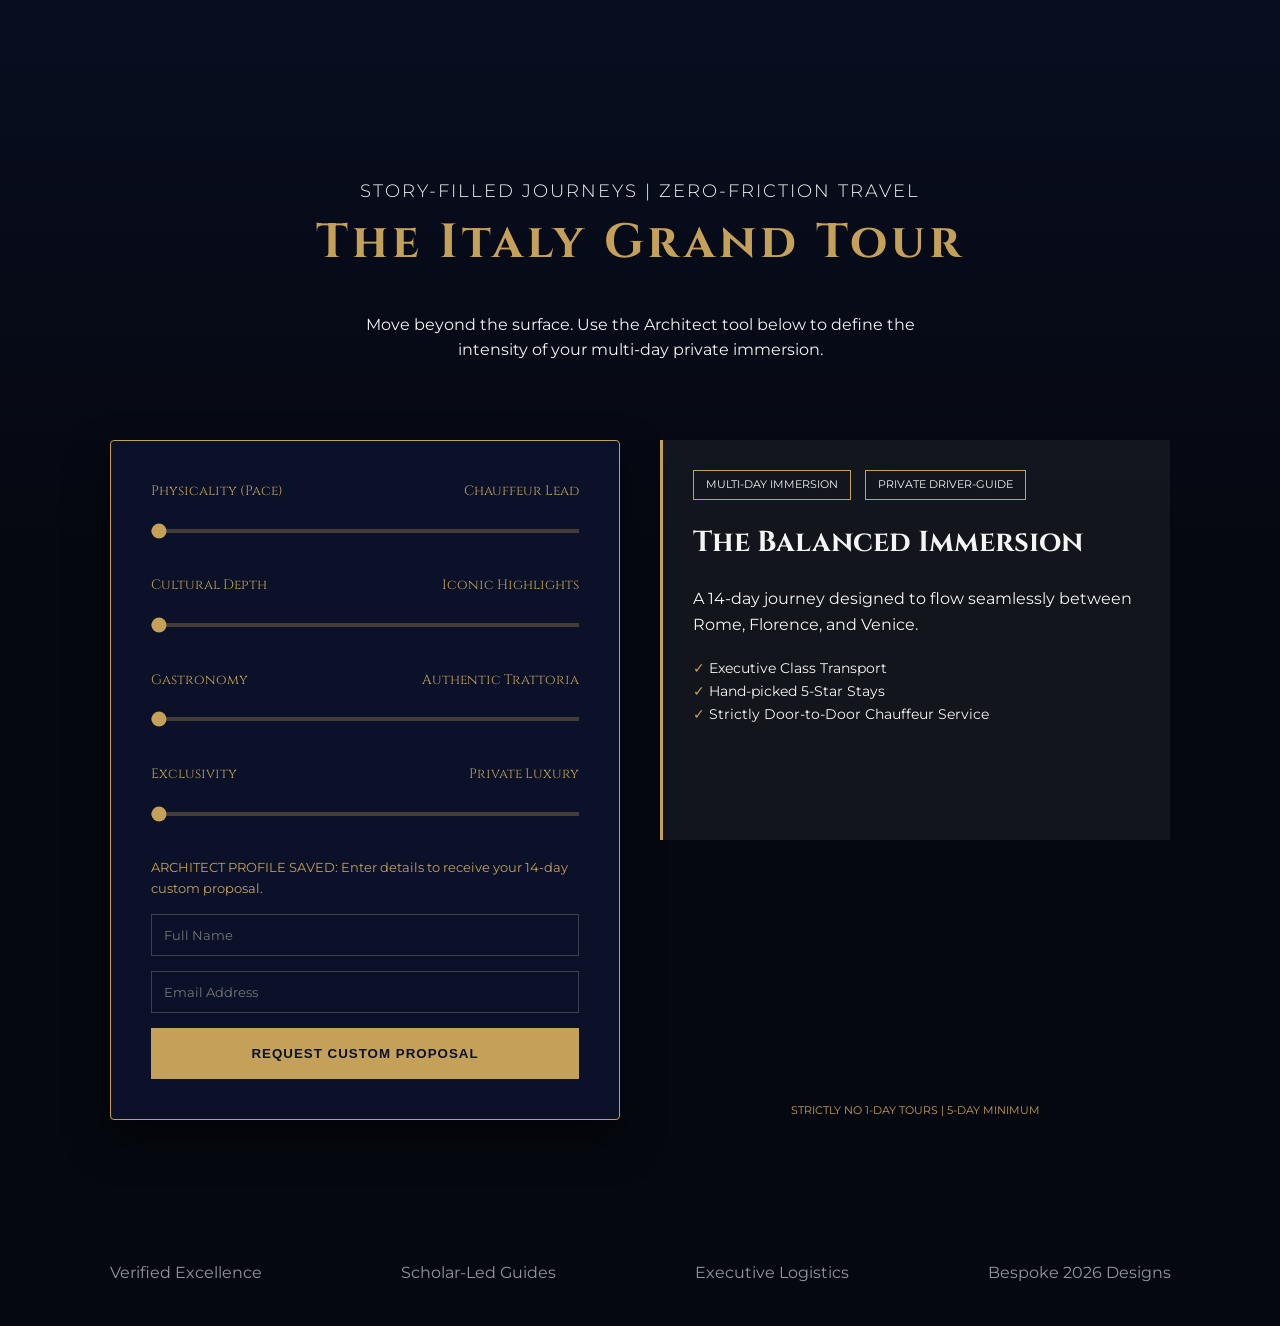
<file: TravelByLux.html>
<!DOCTYPE html>
<html lang="en">
<head>
    <meta charset="UTF-8">
    <meta name="viewport" content="width=device-width, initial-scale=1.0">
    <title>Travel by Luxe | Italy 2026: Architect Your Journey</title>
    <link href="https://fonts.googleapis.com/css2?family=Cinzel:wght@400;700&family=Montserrat:wght@300;400;600&display=swap" rel="stylesheet">
    
    <style>
        :root {
            --gold: #c5a059;
            --gold-hover: #e2be7a;
            --dark-navy: #0a1128;
            --deep-black: #050810;
            --glass: rgba(255, 255, 255, 0.05);
            --off-white: #f4f4f4;
        }

        * { box-sizing: border-box; margin: 0; padding: 0; }

        body {
            font-family: 'Montserrat', sans-serif;
            background-color: var(--deep-black);
            color: var(--off-white);
            line-height: 1.6;
            overflow-x: hidden;
        }

        /* Hero Section */
        header {
            height: 60vh;
            display: flex;
            flex-direction: column;
            justify-content: center;
            align-items: center;
            text-align: center;
            background: linear-gradient(rgba(10, 17, 40, 0.7), rgba(5, 8, 16, 1)), 
                        url('https://images.unsplash.com/photo-1523906834658-6e24ef2386f9?auto=format&fit=crop&q=80&w=2000') no-repeat center center/cover;
            padding: 20px;
        }

        h1 {
            font-family: 'Cinzel', serif;
            font-size: 3rem;
            color: var(--gold);
            letter-spacing: 4px;
            margin-bottom: 10px;
        }

        .subtitle {
            font-size: 1.1rem;
            text-transform: uppercase;
            letter-spacing: 2px;
            font-weight: 300;
        }

        /* Main Architect Tool */
        .main-wrapper {
            max-width: 1100px;
            margin: -100px auto 100px;
            display: grid;
            grid-template-columns: 1fr 1fr;
            gap: 40px;
            padding: 0 20px;
        }

        .tool-panel {
            background: var(--dark-navy);
            padding: 40px;
            border: 1px solid var(--gold);
            border-radius: 4px;
            box-shadow: 0 20px 40px rgba(0,0,0,0.5);
        }

        .preview-panel {
            display: flex;
            flex-direction: column;
            justify-content: space-between;
        }

        .slider-container { margin-bottom: 35px; }

        .slider-header {
            display: flex;
            justify-content: space-between;
            margin-bottom: 12px;
            font-family: 'Cinzel', serif;
            font-size: 0.85rem;
            color: var(--gold);
        }

        input[type=range] {
            width: 100%;
            height: 4px;
            background: rgba(197, 160, 89, 0.3);
            appearance: none;
            outline: none;
            accent-color: var(--gold);
        }

        /* Dynamic Itinerary Content */
        .itinerary-card {
            background: var(--glass);
            border-left: 3px solid var(--gold);
            padding: 30px;
            min-height: 400px;
            transition: all 0.4s ease;
        }

        .itinerary-card h2 {
            font-family: 'Cinzel', serif;
            font-size: 1.8rem;
            margin-bottom: 20px;
        }

        .feature-tag {
            display: inline-block;
            padding: 5px 12px;
            border: 1px solid var(--gold);
            font-size: 0.7rem;
            margin-right: 10px;
            margin-bottom: 20px;
            text-transform: uppercase;
        }

        /* Lead Form */
        .lead-form {
            margin-top: 30px;
            display: none; /* Shown after interaction */
        }

        input[type=email], input[type=text] {
            width: 100%;
            padding: 12px;
            margin-bottom: 15px;
            background: transparent;
            border: 1px solid rgba(255,255,255,0.2);
            color: white;
            font-family: inherit;
        }

        .cta-btn {
            background: var(--gold);
            color: var(--dark-navy);
            border: none;
            padding: 18px 30px;
            font-weight: 700;
            text-transform: uppercase;
            cursor: pointer;
            width: 100%;
            letter-spacing: 1px;
            transition: 0.3s;
        }

        .cta-btn:hover { background: var(--gold-hover); }

        /* Trust Signals */
        .trust-bar {
            display: flex;
            justify-content: space-around;
            padding: 40px;
            opacity: 0.6;
            filter: grayscale(1);
        }

        @media (max-width: 850px) {
            .main-wrapper { grid-template-columns: 1fr; margin-top: 20px; }
            h1 { font-size: 2rem; }
        }
    </style>
</head>
<body>

<header>
    <p class="subtitle">Story-Filled Journeys | Zero-Friction Travel</p>
    <h1>The Italy Grand Tour</h1>
    <p style="max-width: 600px; margin-top: 20px;">Move beyond the surface. Use the Architect tool below to define the intensity of your multi-day private immersion.</p>
</header>

<div class="main-wrapper">
    <div class="tool-panel">
        <div class="slider-container">
            <div class="slider-header"><span>Physicality (Pace)</span><span id="lbl-pace">Chauffeur Lead</span></div>
            <input type="range" id="pace" min="1" max="5" value="1">
        </div>

        <div class="slider-container">
            <div class="slider-header"><span>Cultural Depth</span><span id="lbl-culture">Iconic Highlights</span></div>
            <input type="range" id="culture" min="1" max="5" value="1">
        </div>

        <div class="slider-container">
            <div class="slider-header"><span>Gastronomy</span><span id="lbl-food">Authentic Trattoria</span></div>
            <input type="range" id="food" min="1" max="5" value="1">
        </div>

        <div class="slider-container">
            <div class="slider-header"><span>Exclusivity</span><span id="lbl-exclusive">Private Luxury</span></div>
            <input type="range" id="exclusive" min="1" max="5" value="1">
        </div>

        <div class="lead-form" id="form-container">
            <p style="font-size: 0.8rem; margin-bottom: 15px; color: var(--gold);">ARCHITECT PROFILE SAVED: Enter details to receive your 14-day custom proposal.</p>
            <input type="text" placeholder="Full Name">
            <input type="email" placeholder="Email Address">
            <button class="cta-btn">Request Custom Proposal</button>
        </div>
    </div>

    <div class="preview-panel">
        <div class="itinerary-card" id="card">
            <div id="tags-box">
                <span class="feature-tag">Multi-Day Immersion</span>
                <span class="feature-tag">Private Driver-Guide</span>
            </div>
            <h2 id="itinerary-title">Your Custom Itinerary</h2>
            <p id="itinerary-desc">Adjust the sliders to view how we curate your specific Italian experience.</p>
            <ul id="features-list" style="margin-top: 20px; list-style: none; font-size: 0.9rem;">
                </ul>
        </div>
        
        <p style="text-align: center; font-size: 0.7rem; margin-top: 20px; text-transform: uppercase; color: var(--gold);">Strictly No 1-Day Tours | 5-Day Minimum</p>
    </div>
</div>

<div class="trust-bar">
    <span>Verified Excellence</span>
    <span>Scholar-Led Guides</span>
    <span>Executive Logistics</span>
    <span>Bespoke 2026 Designs</span>
</div>

<script>
    const contentMap = {
        pace: ["Chauffeur Lead", "Light Walking", "Active Exploration", "Urban Trekker", "Cobblestone Adventurer"],
        culture: ["Iconic Highlights", "Museum Immersion", "Deep History", "Scholar-Led", "Closed-Door Archives"],
        food: ["Authentic Trattoria", "Vineyard Dining", "Michelin Selection", "Artisan Workshops", "Chef's Private Table"],
        exclusive: ["Private Luxury", "Elite Access", "After-Hours Access", "Royal Standard", "Presidential Concierge"]
    };

    const sliders = document.querySelectorAll('input[type=range]');
    
    function updateUI() {
        const p = document.getElementById('pace').value;
        const c = document.getElementById('culture').value;
        const f = document.getElementById('food').value;
        const e = document.getElementById('exclusive').value;

        // Update Labels
        document.getElementById('lbl-pace').innerText = contentMap.pace[p-1];
        document.getElementById('lbl-culture').innerText = contentMap.culture[c-1];
        document.getElementById('lbl-food').innerText = contentMap.food[f-1];
        document.getElementById('lbl-exclusive').innerText = contentMap.exclusive[e-1];

        // Update Text
        let title = "The Balanced Immersion";
        let desc = "A 14-day journey designed to flow seamlessly between Rome, Florence, and Venice.";
        let listItems = ["Executive Class Transport", "Hand-picked 5-Star Stays"];

        if(c >= 4) {
            title = "The Scholar's Grand Tour";
            desc = "A deep-dive into the hidden history of Italy, featuring private access to Vatican archives and Florentine ateliers.";
            listItems.push("Scholar-Led Museum Deep-Dives", "Behind-the-scenes Artisan visits");
        }
        
        if(f >= 4) {
            title = "The Epicurean Legend";
            desc = "A journey for the palate. Private truffle hunting in Umbria and sunset dinners in Chianti vineyards.";
            listItems.push("Private Estate Wine Tastings", "Artisan Pasta Masterclass");
        }

        if(p == 1) {
            listItems.push("Strictly Door-to-Door Chauffeur Service");
        }

        document.getElementById('itinerary-title').innerText = title;
        document.getElementById('itinerary-desc').innerText = desc;
        
        const listHTML = listItems.map(item => `<li><span style="color:var(--gold)">✓</span> ${item}</li>`).join('');
        document.getElementById('features-list').innerHTML = listHTML;

        // Show Form
        document.getElementById('form-container').style.display = 'block';
    }

    // UTM LOGIC
    window.onload = function() {
        const urlParams = new URLSearchParams(window.location.search);
        
        // Match Search Ad Groups
        if(urlParams.get('utm_content') === 'scholar') {
            document.getElementById('culture').value = 5;
            document.getElementById('exclusive').value = 4;
        } else if (urlParams.get('utm_content') === 'epicurean') {
            document.getElementById('food').value = 5;
            document.getElementById('pace').value = 2;
        } else if (urlParams.get('utm_content') === 'executive') {
            document.getElementById('pace').value = 1;
            document.getElementById('exclusive').value = 5;
        }
        
        updateUI();
    };

    sliders.forEach(slider => slider.addEventListener('input', updateUI));

</script>

</body>
</html>
</file>
